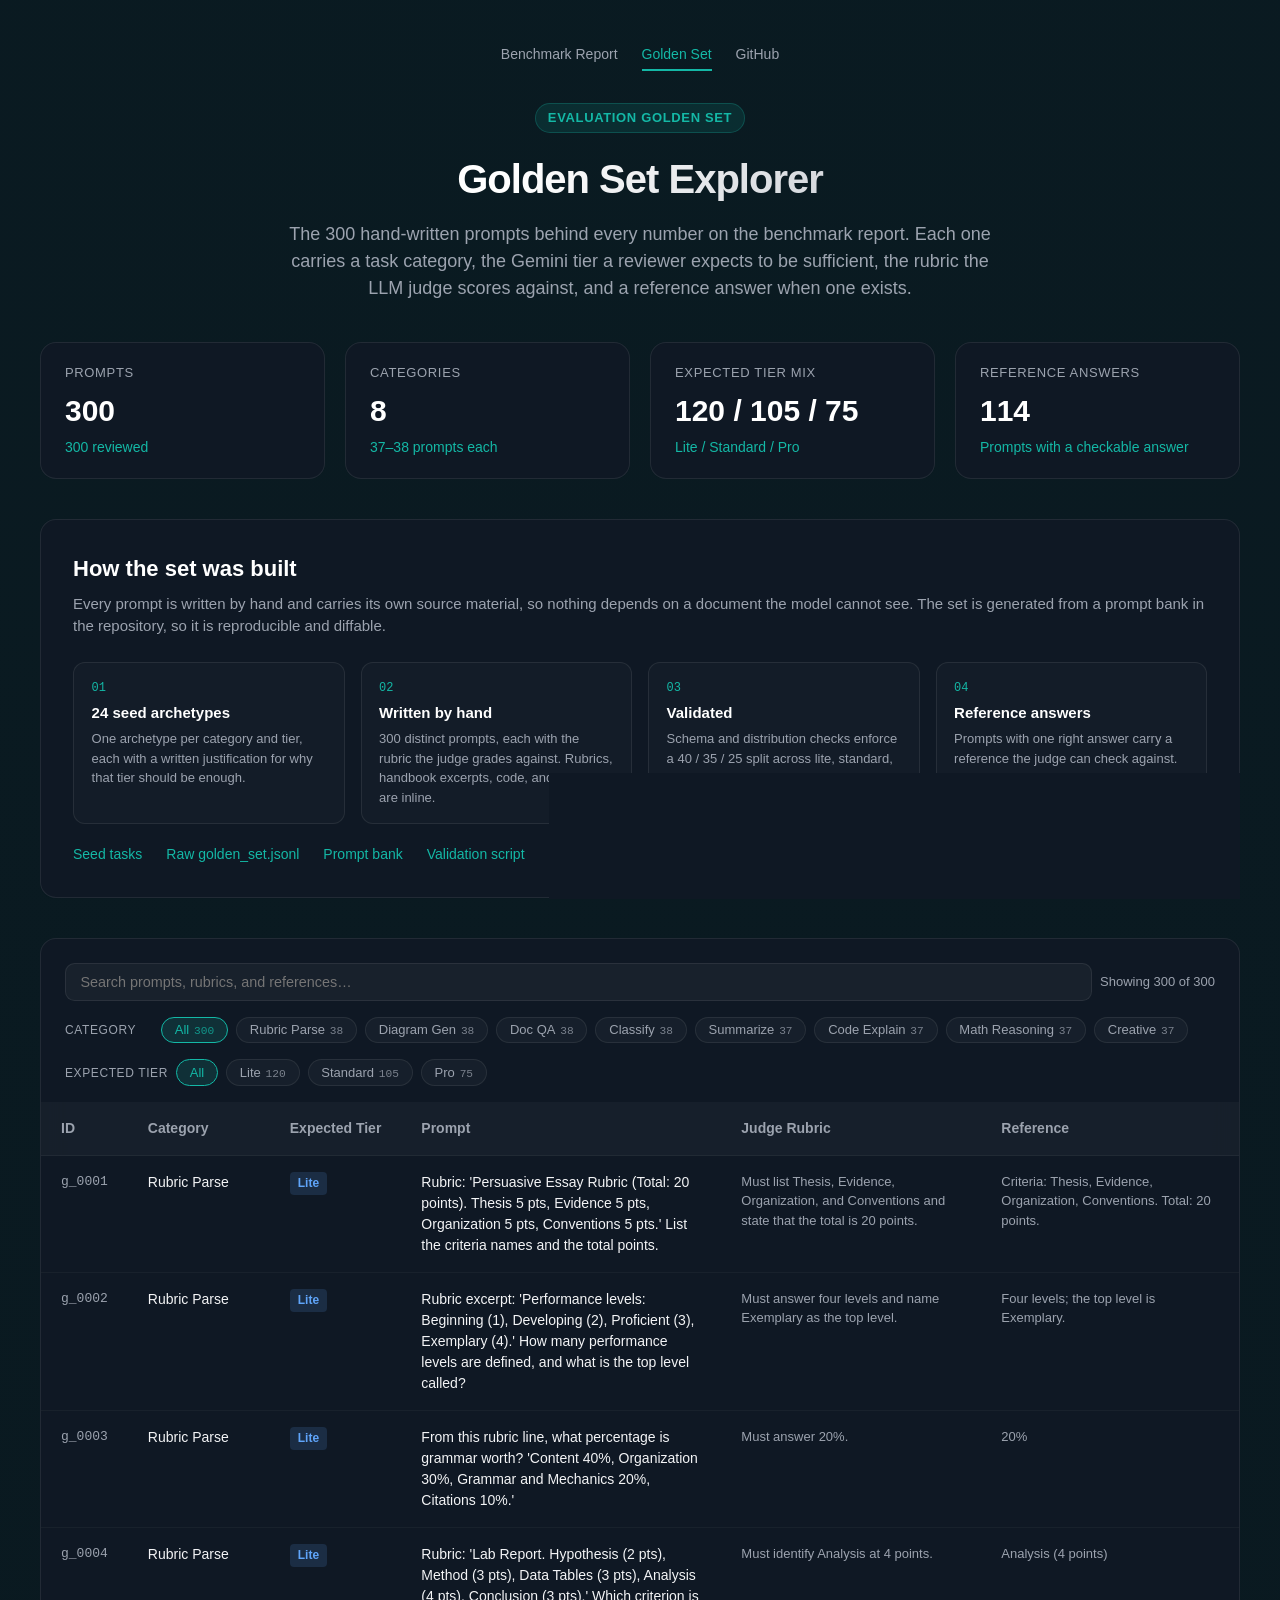
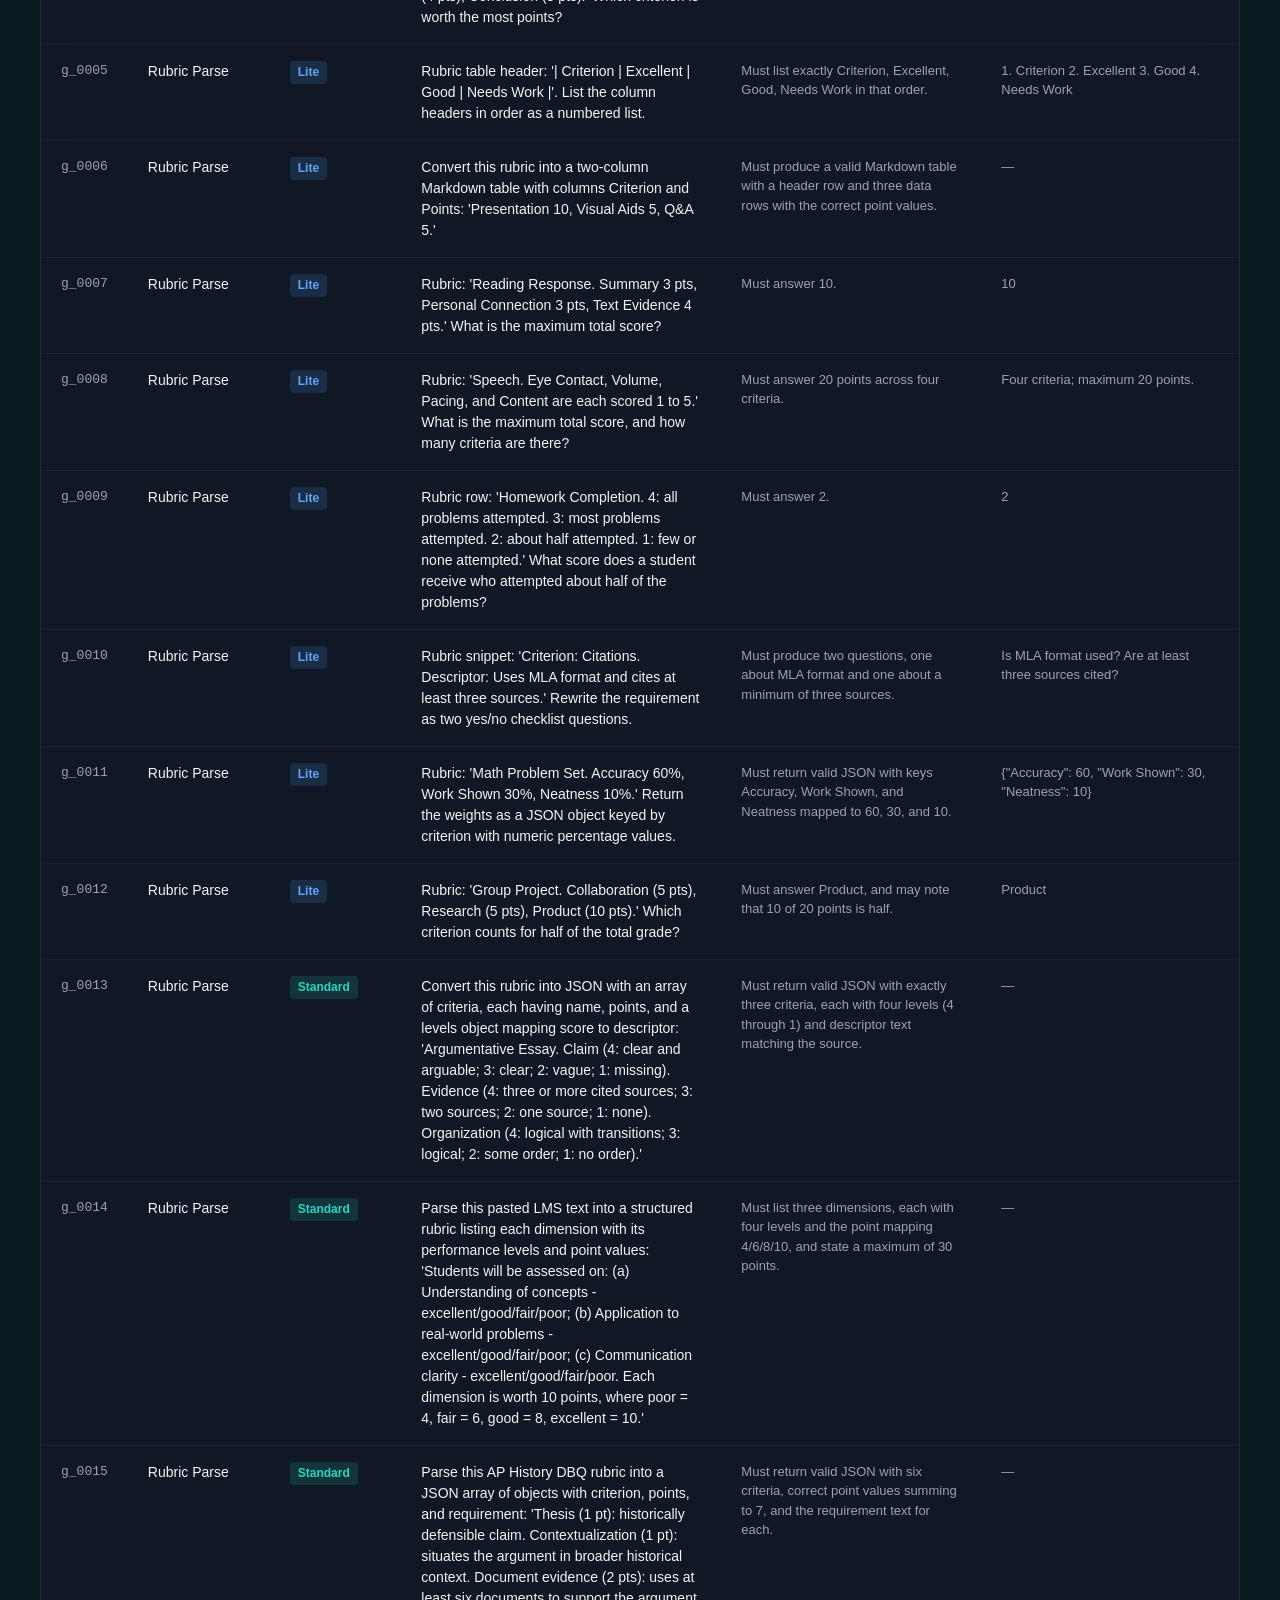
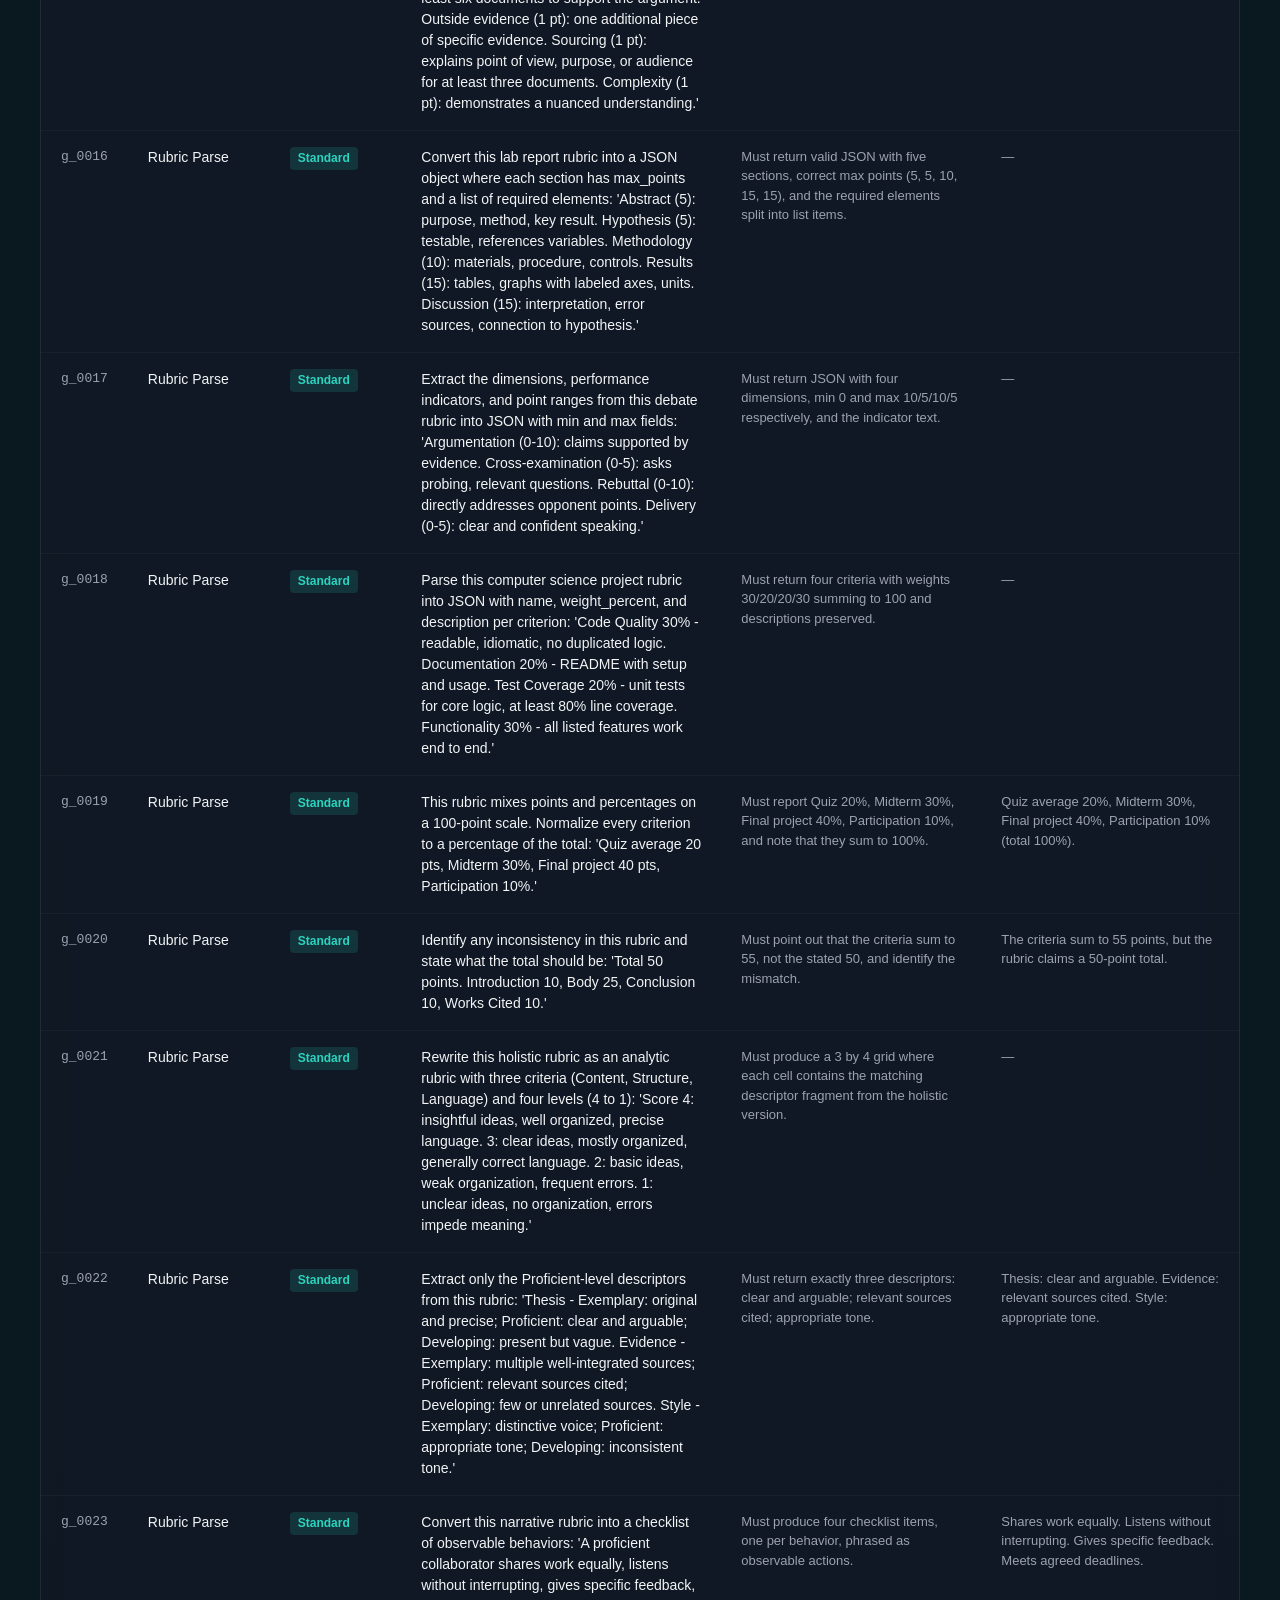
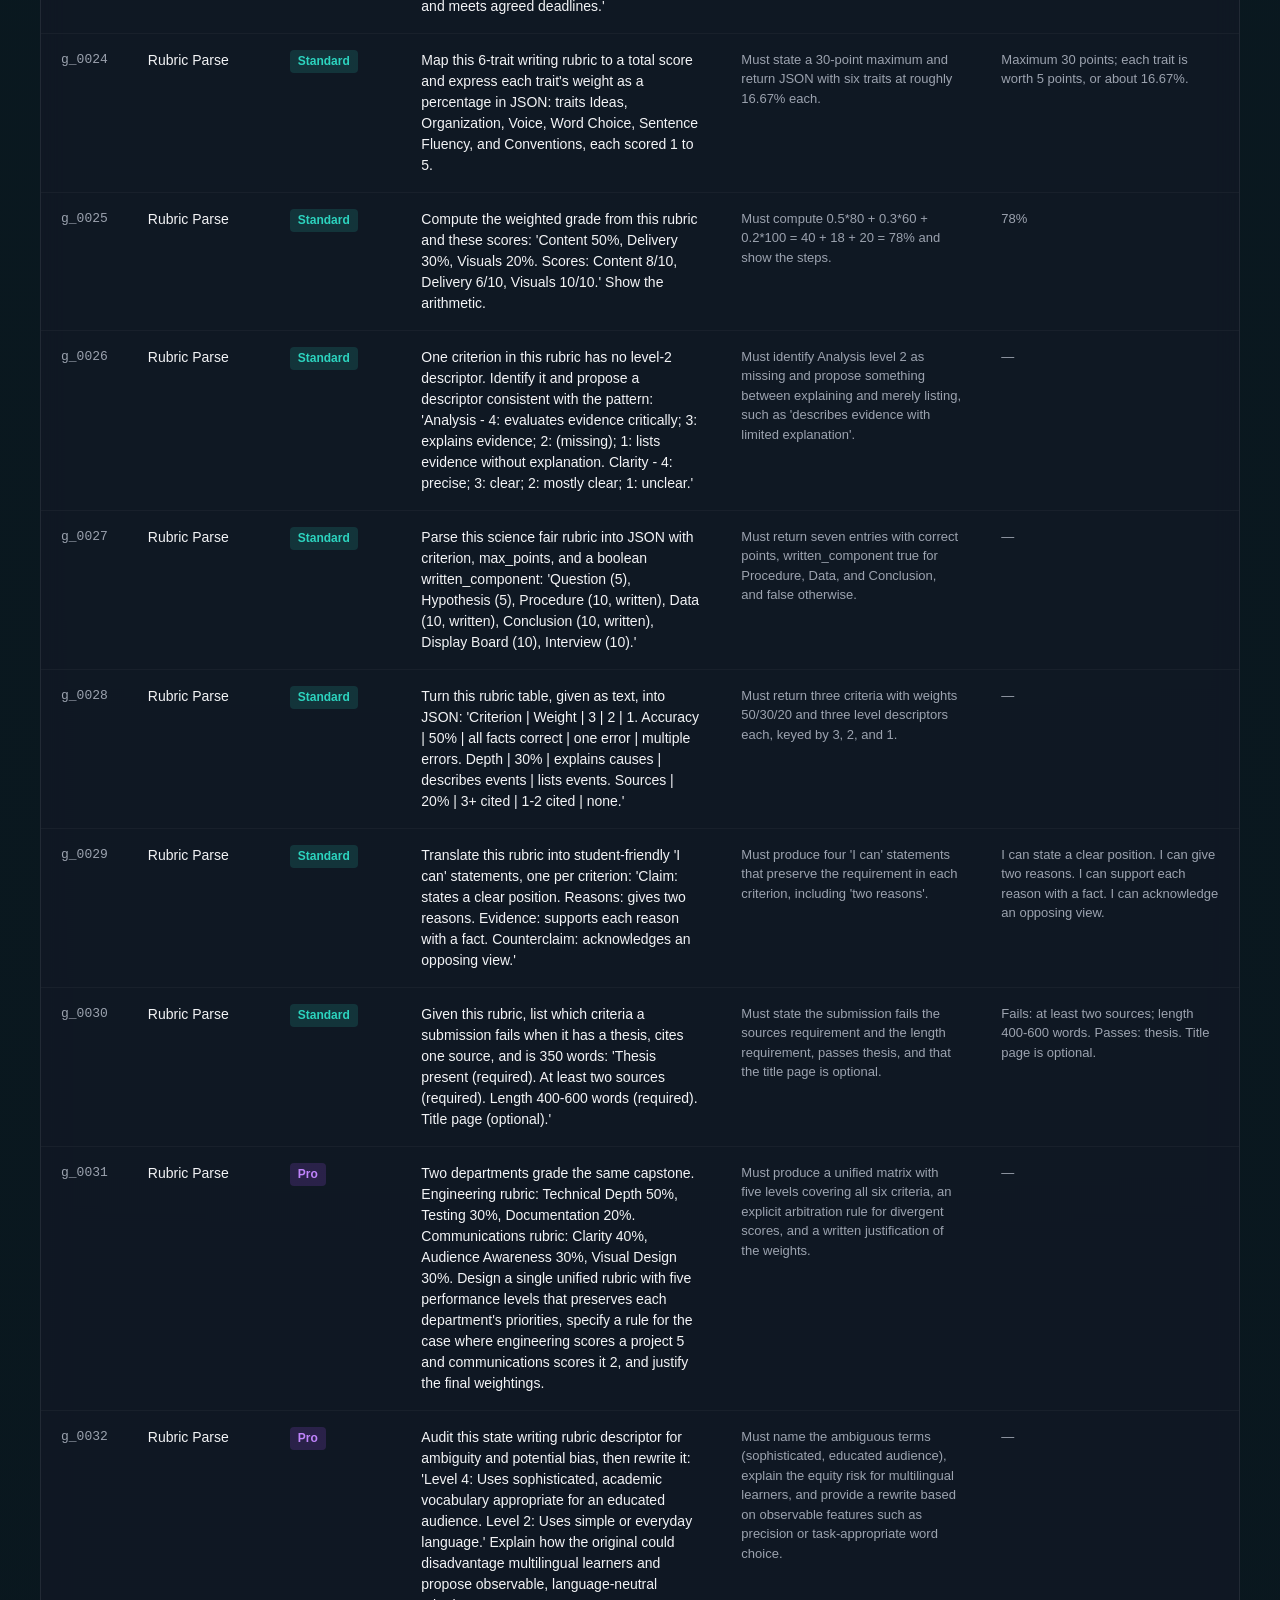
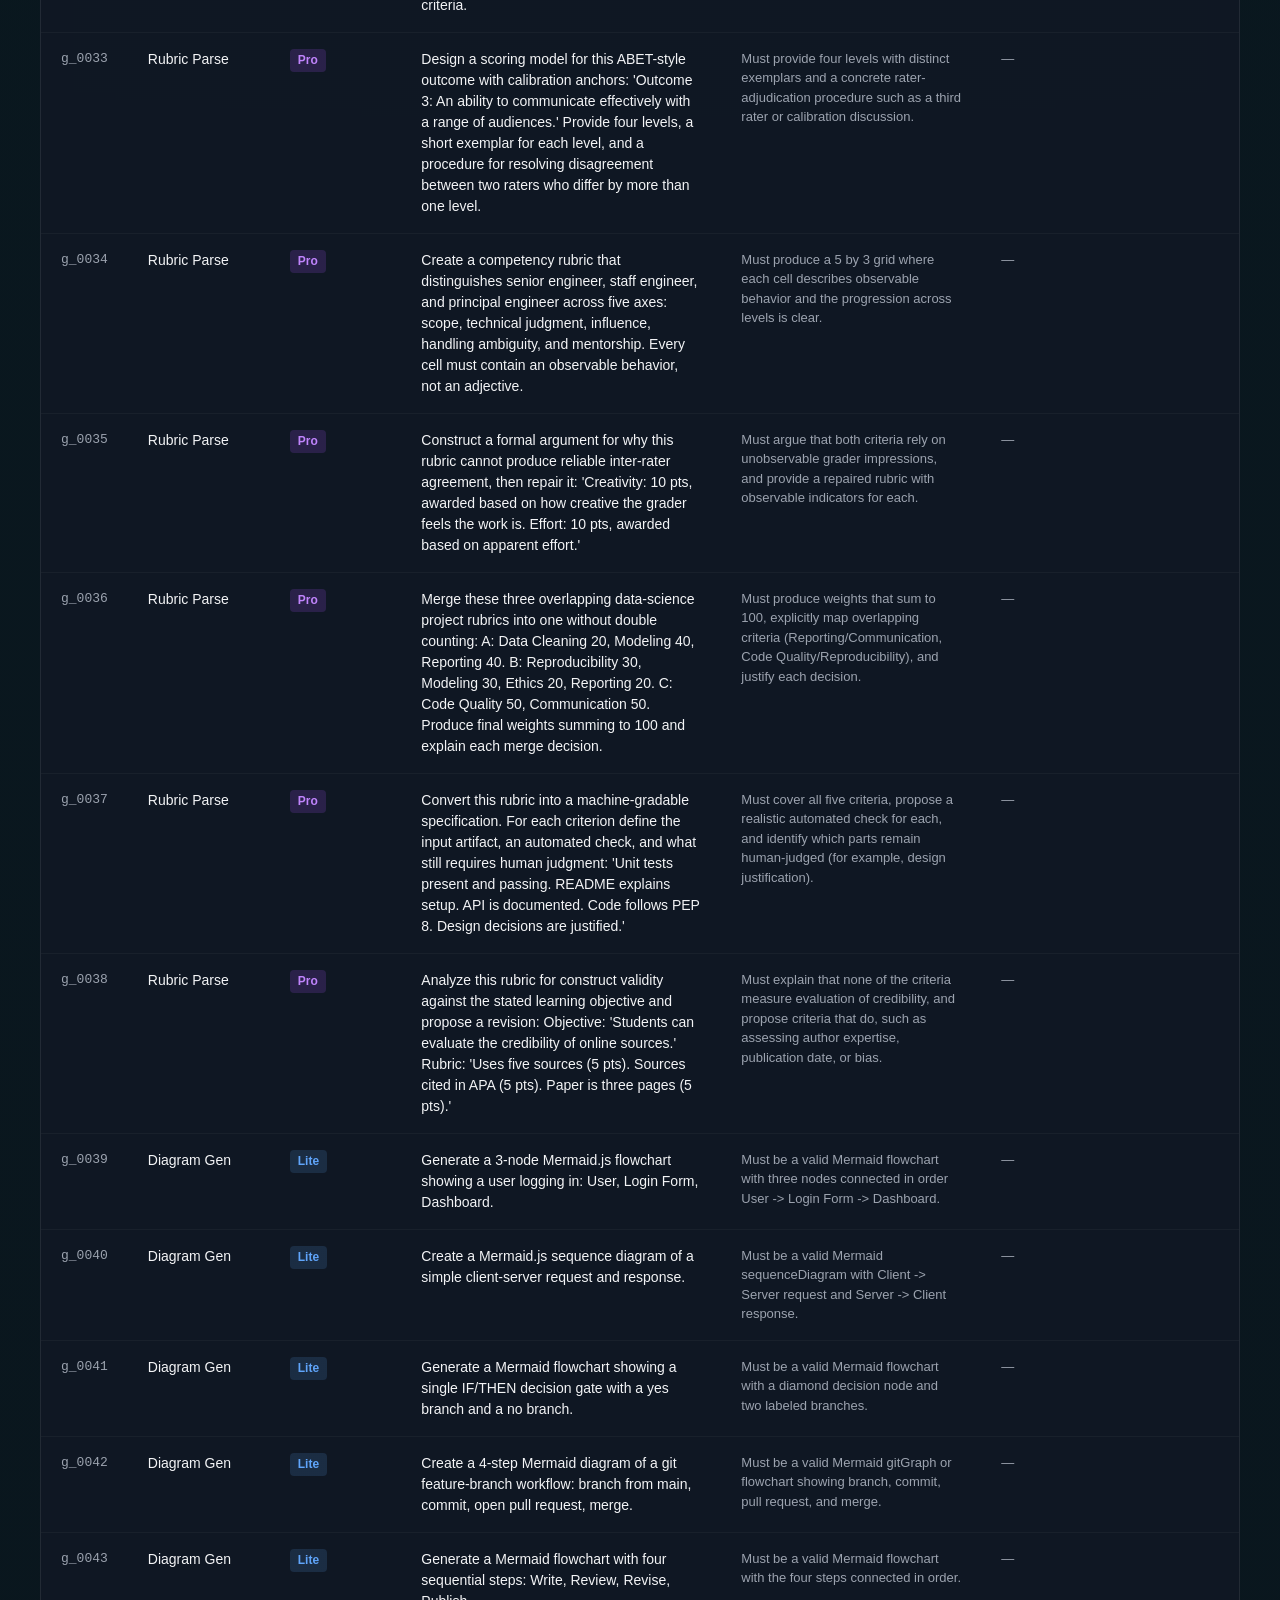
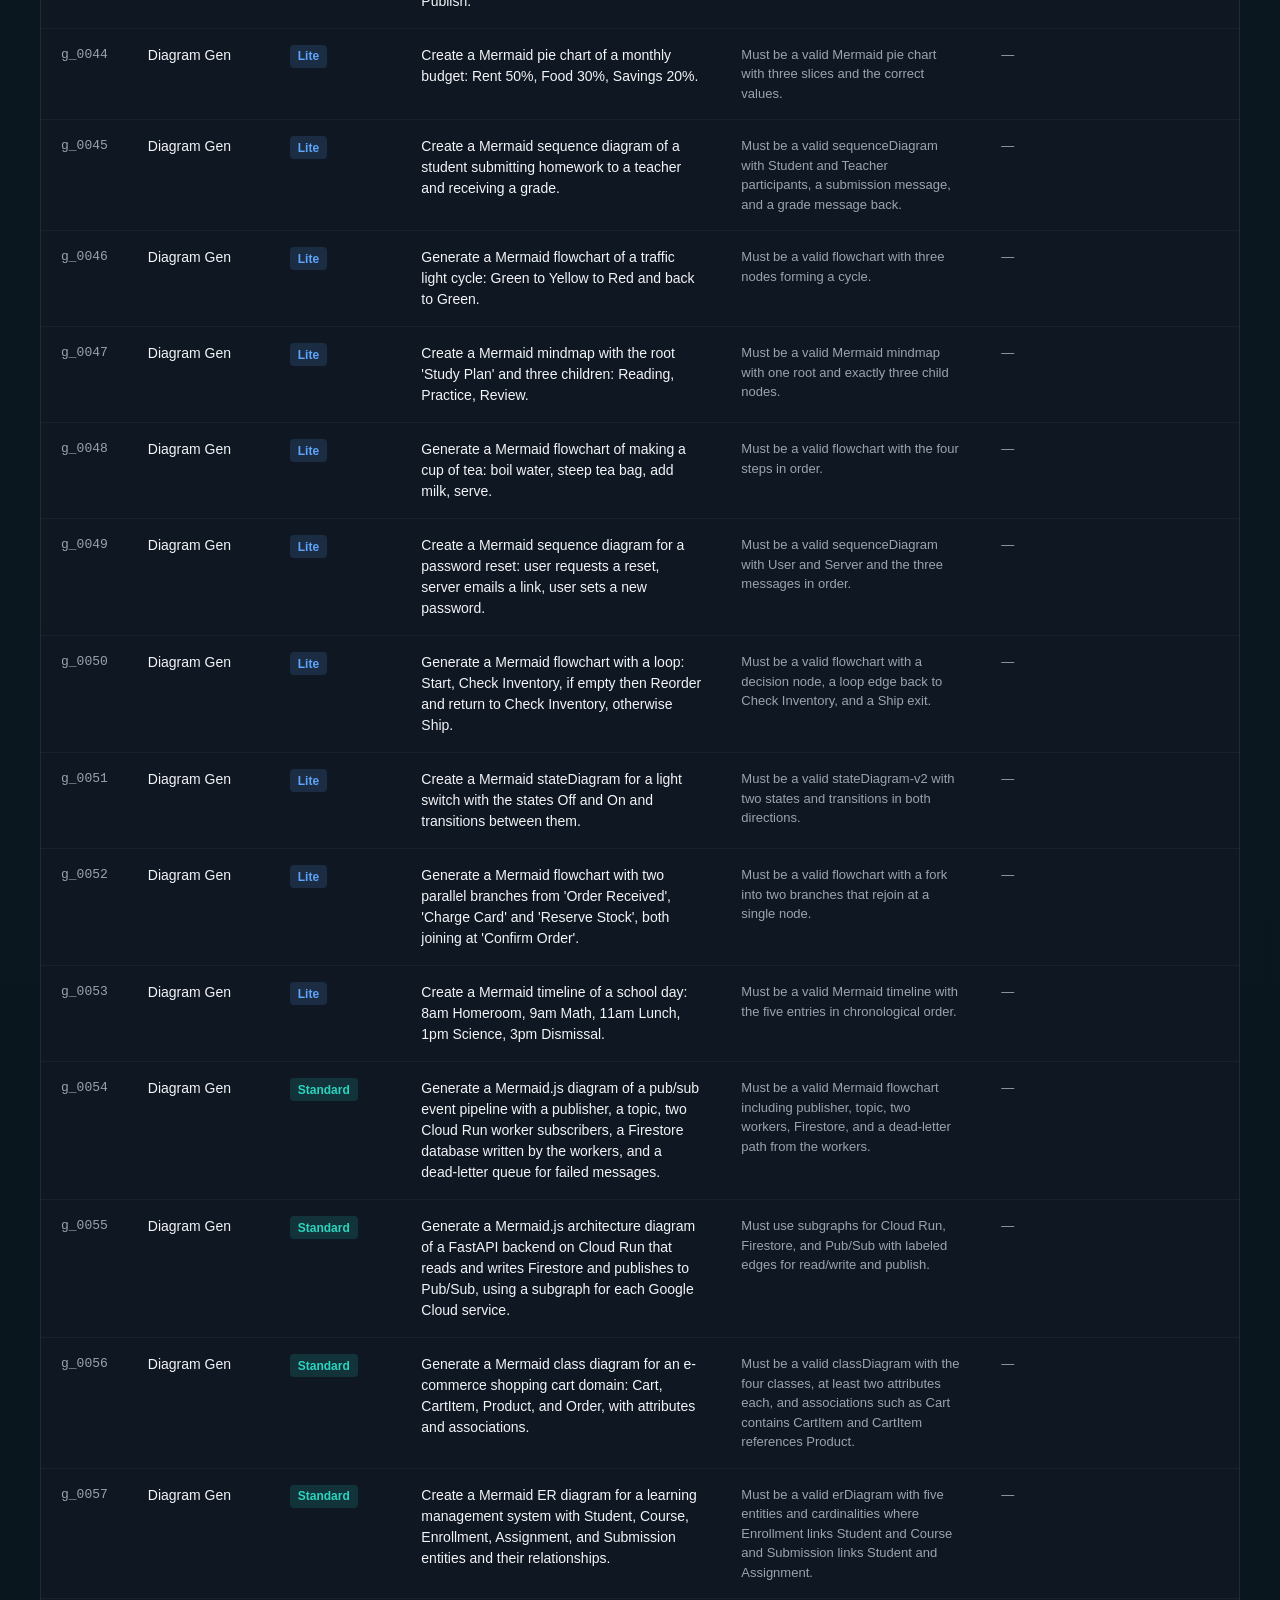
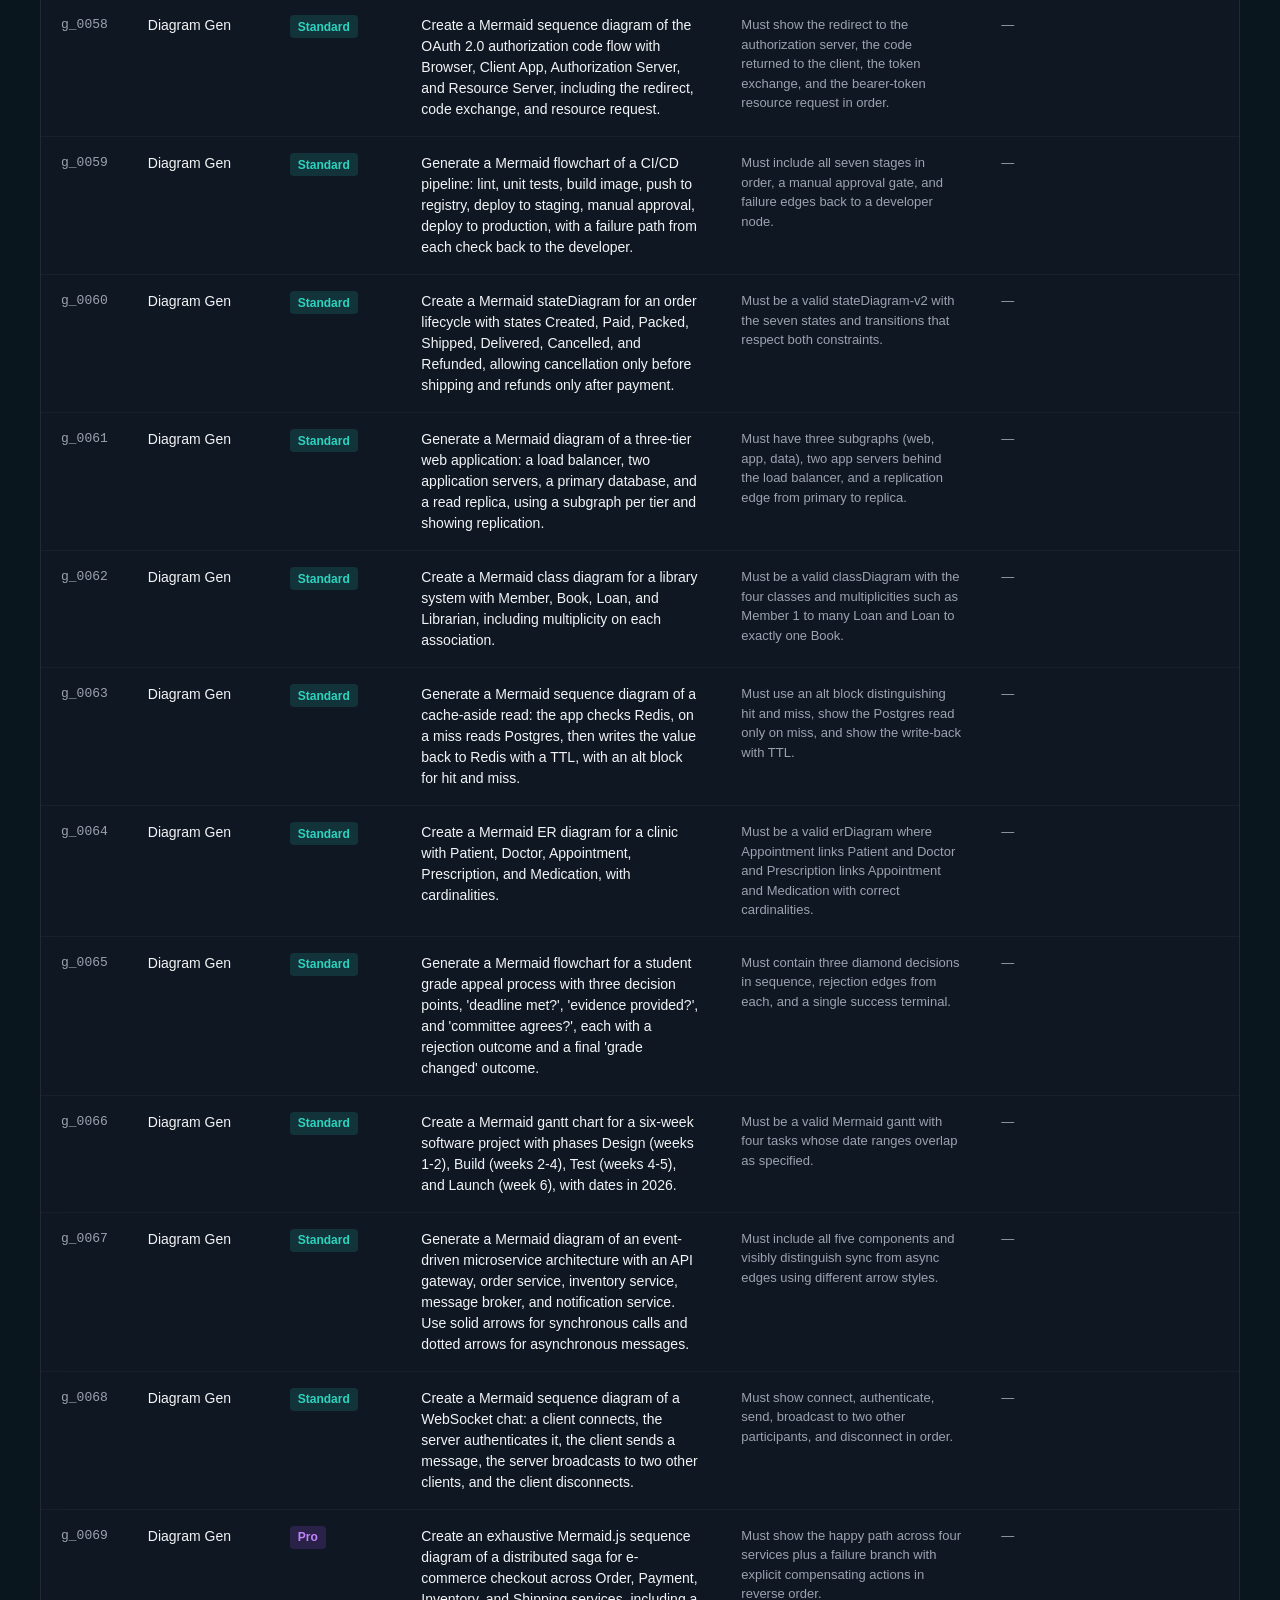
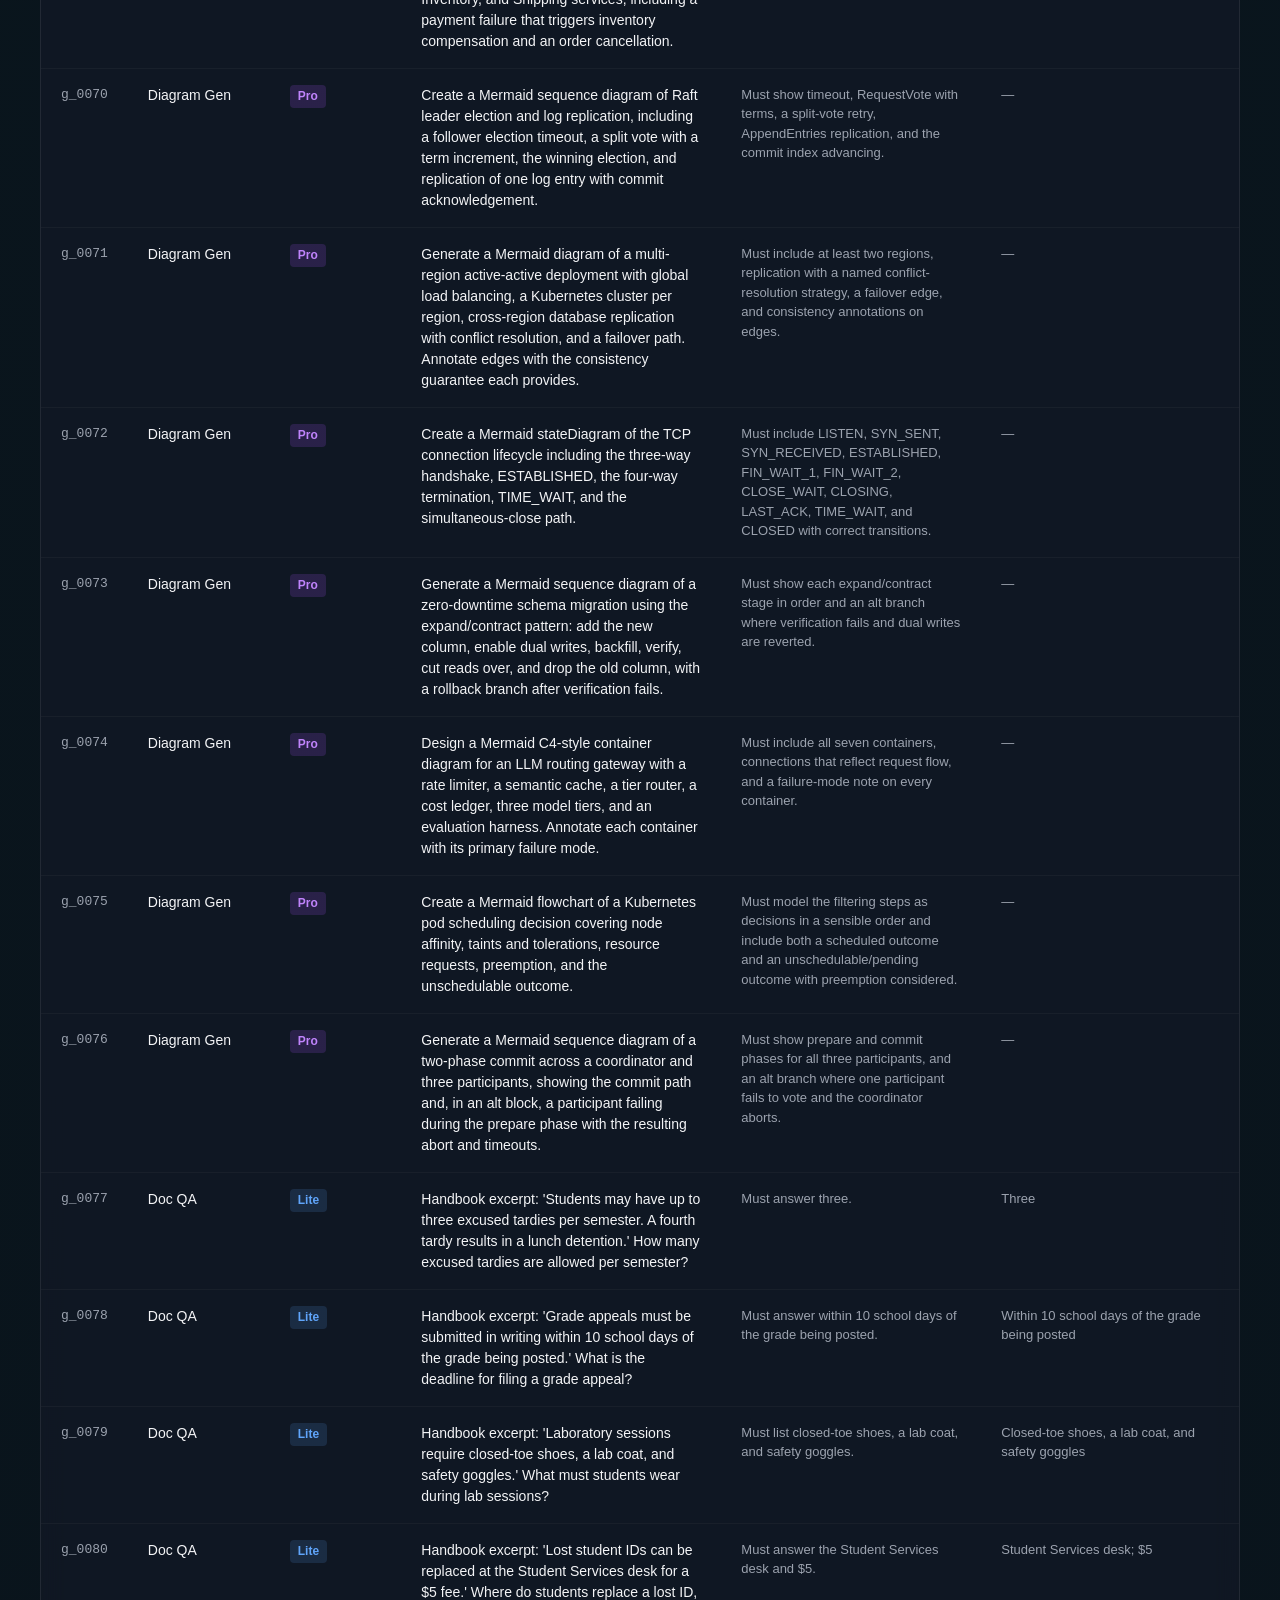
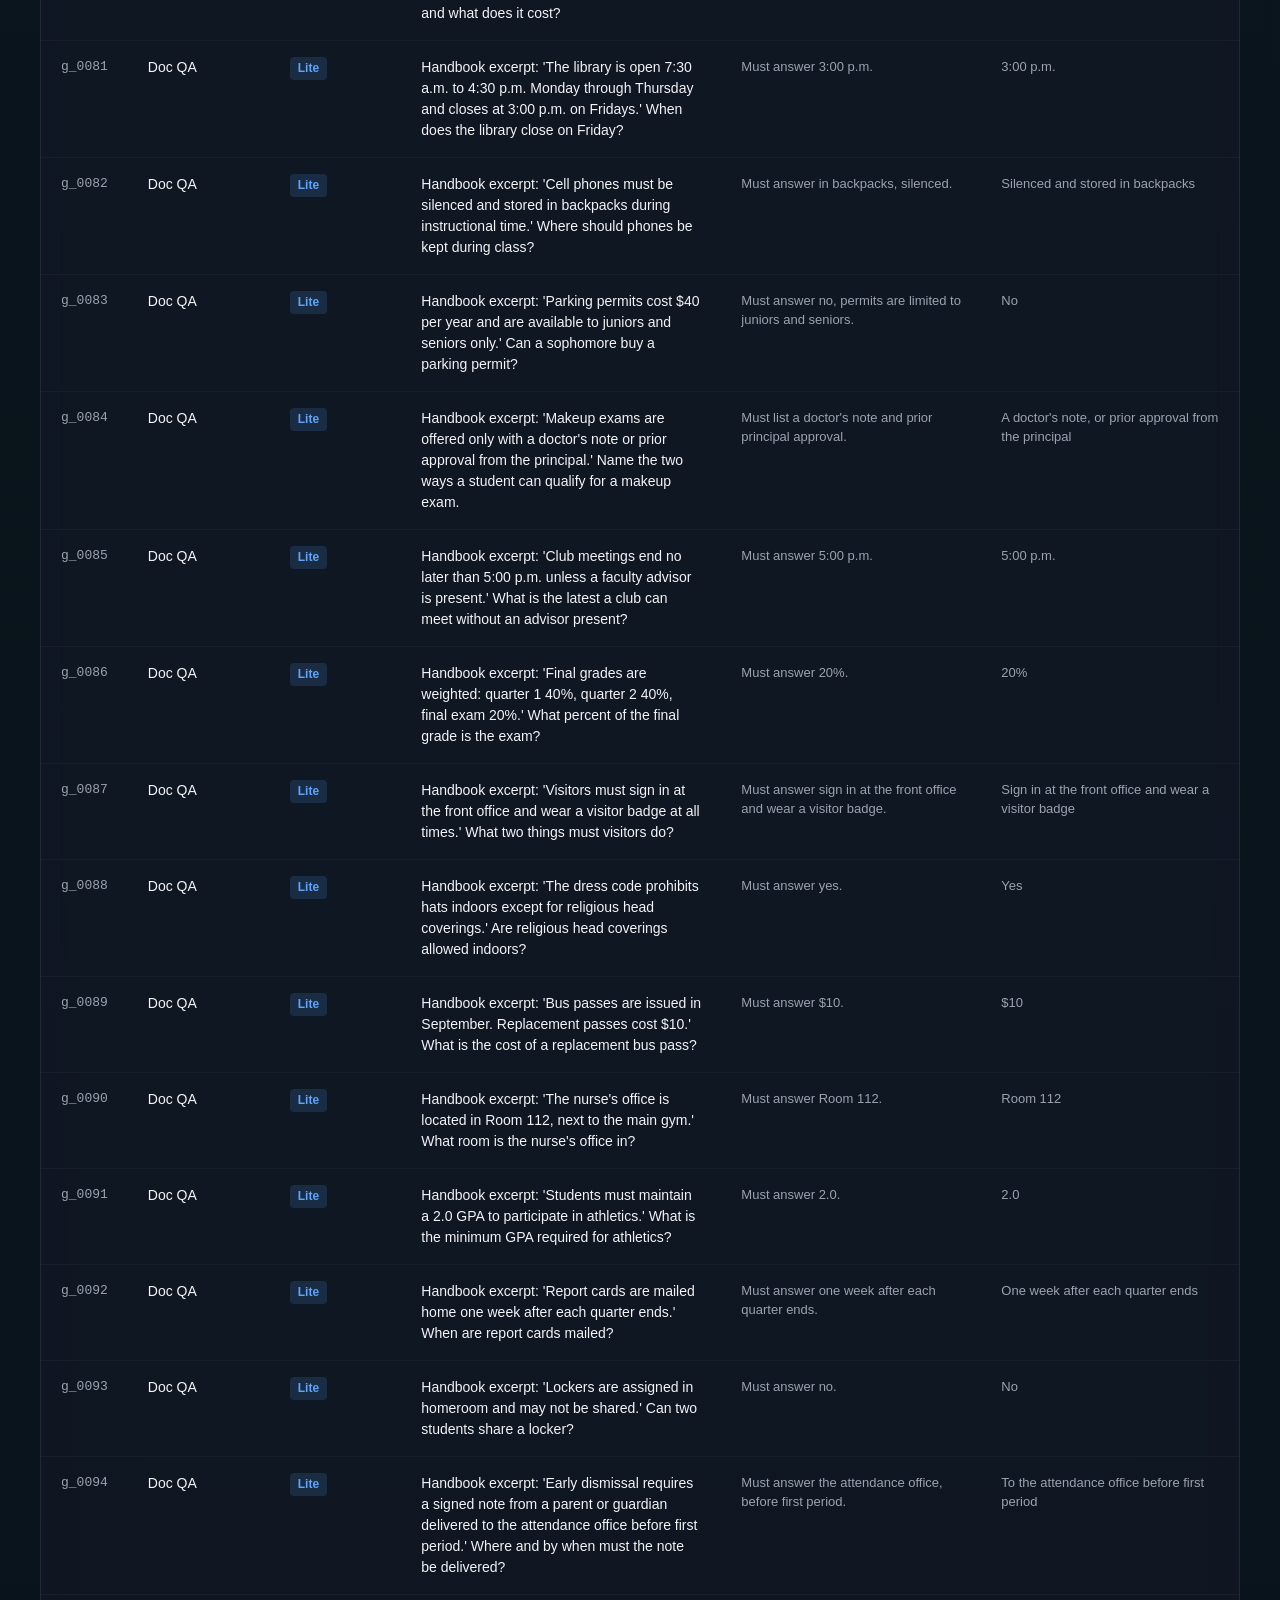
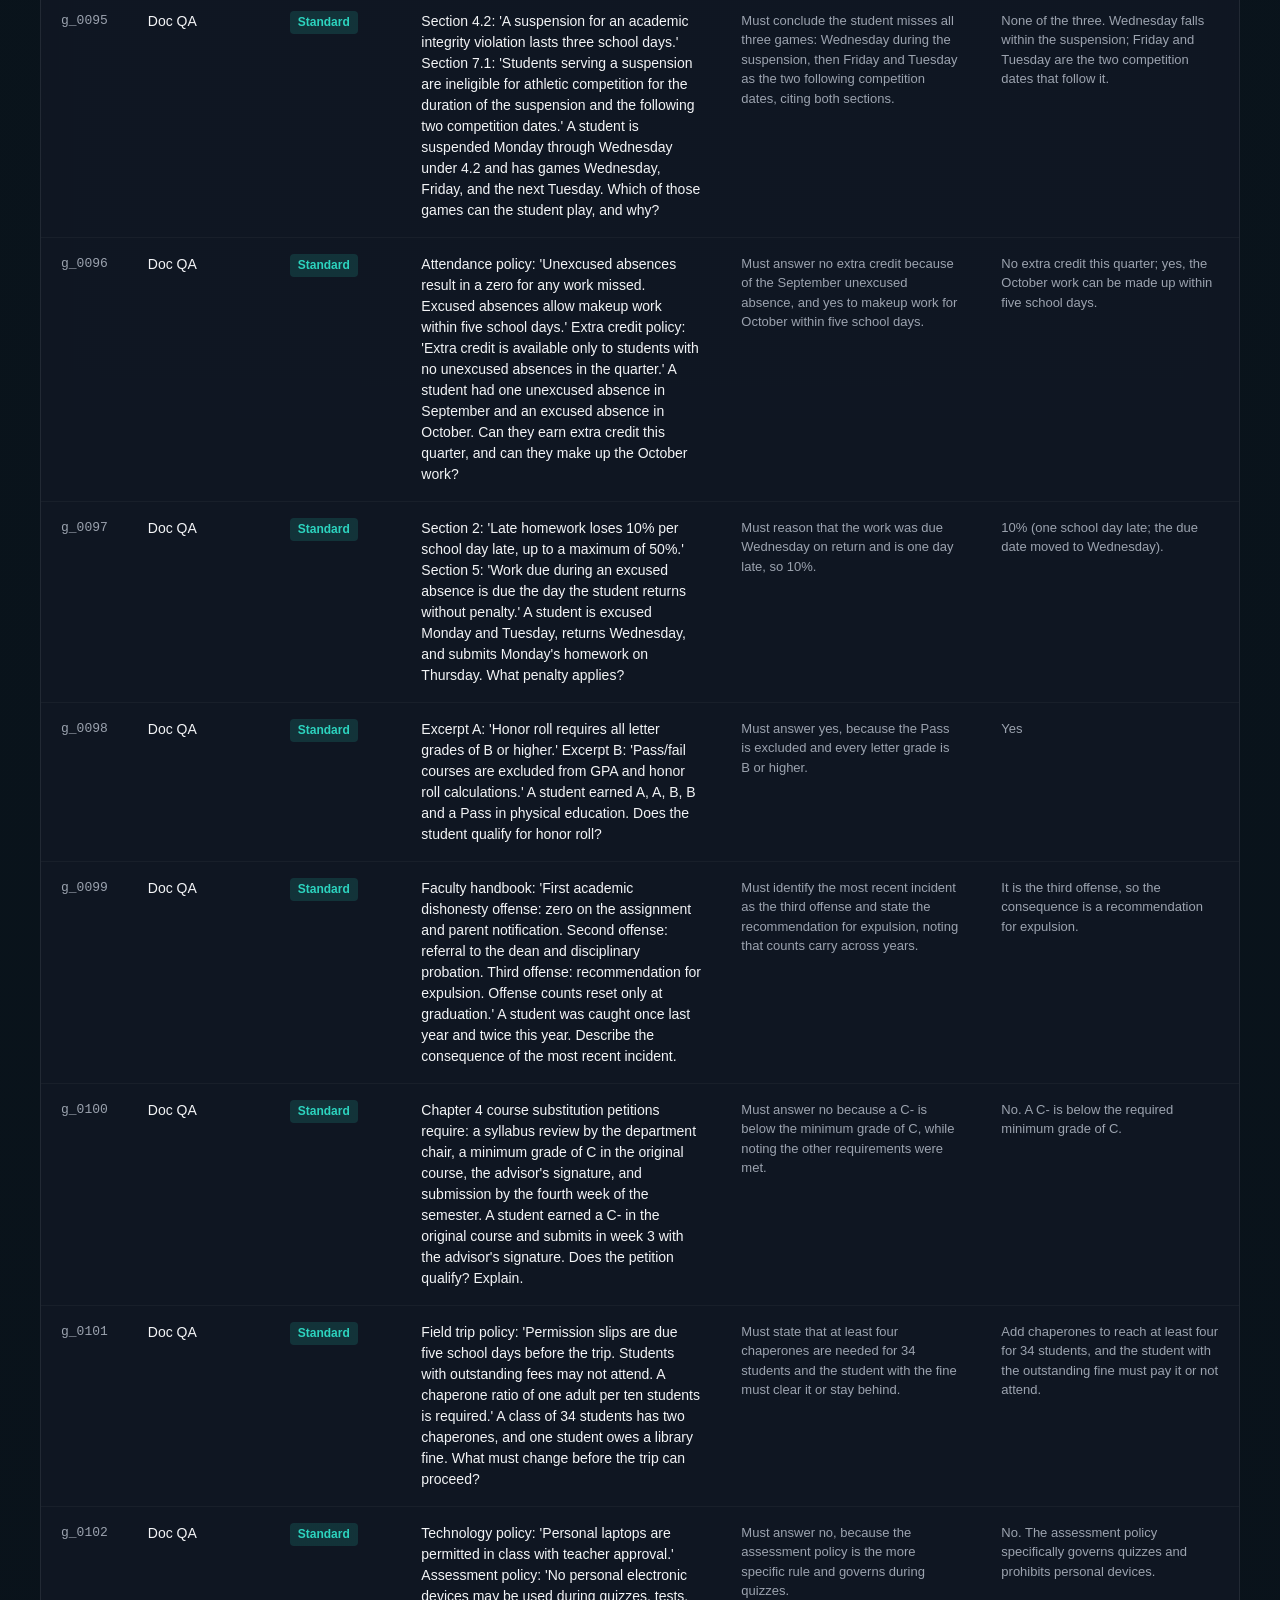
<file: report/golden.html>
<!DOCTYPE html>
<html lang="en">
<head>
  <meta charset="UTF-8">
  <meta name="viewport" content="width=device-width, initial-scale=1.0">
  <title>Thrifty Router — Golden Set Explorer</title>
  <meta name="description" content="Browse the 300-prompt golden set that every Thrifty Router routing strategy is benchmarked against: eight task categories, three expected Gemini tiers, one grading rubric per prompt.">
  <link rel="stylesheet" href="report.css">
  <style>
    .provenance-steps {
      display: grid;
      grid-template-columns: repeat(auto-fit, minmax(200px, 1fr));
      gap: 1rem;
      margin-top: 1.25rem;
    }

    .step {
      border: 1px solid var(--border-color);
      border-radius: 0.75rem;
      padding: 1rem 1.1rem;
      background: rgba(255, 255, 255, 0.02);
    }

    .step-num {
      font-family: var(--font-mono);
      font-size: 0.75rem;
      color: var(--accent-teal);
      margin-bottom: 0.35rem;
    }

    .step h3 {
      font-size: 0.9375rem;
      font-weight: 600;
      margin-bottom: 0.3rem;
      color: #ffffff;
    }

    .step p {
      font-size: 0.8125rem;
      color: var(--text-secondary);
    }

    .controls {
      display: flex;
      flex-direction: column;
      gap: 1rem;
      padding: 1.5rem 1.5rem 1rem;
    }

    .controls-row {
      display: flex;
      flex-wrap: wrap;
      align-items: center;
      gap: 0.5rem;
    }

    .controls-label {
      color: var(--text-secondary);
      font-size: 0.75rem;
      text-transform: uppercase;
      letter-spacing: 0.05em;
      min-width: 5.5rem;
    }

    .chip {
      border: 1px solid var(--border-color);
      background: rgba(255, 255, 255, 0.03);
      color: var(--text-secondary);
      border-radius: 9999px;
      padding: 0.3rem 0.8rem;
      font-size: 0.8125rem;
      font-weight: 500;
      cursor: pointer;
      transition: all 0.15s;
      font-family: inherit;
    }

    .chip:hover { color: var(--text-primary); border-color: rgba(255, 255, 255, 0.2); }

    .chip[aria-pressed="true"] {
      background: rgba(20, 184, 166, 0.15);
      border-color: var(--accent-teal);
      color: var(--accent-teal);
    }

    .chip .count {
      font-family: var(--font-mono);
      font-size: 0.7rem;
      opacity: 0.75;
      margin-left: 0.3rem;
    }

    .search {
      flex: 1;
      min-width: 240px;
      background: rgba(255, 255, 255, 0.04);
      border: 1px solid var(--border-color);
      border-radius: 0.6rem;
      color: var(--text-primary);
      padding: 0.6rem 0.9rem;
      font-size: 0.9rem;
      font-family: inherit;
      outline: none;
    }

    .search:focus { border-color: var(--accent-teal); }

    .result-count {
      color: var(--text-secondary);
      font-size: 0.8125rem;
      margin-left: auto;
    }

    #golden-table td { white-space: normal; vertical-align: top; }
    #golden-table td.prompt { min-width: 320px; color: var(--text-primary); }
    #golden-table td.rubric { min-width: 260px; color: var(--text-secondary); font-size: 0.8125rem; }
    #golden-table td.nowrap { white-space: nowrap; }

    .empty {
      padding: 2.5rem;
      text-align: center;
      color: var(--text-secondary);
    }

    .link-row {
      display: flex;
      flex-wrap: wrap;
      gap: 0.75rem 1.5rem;
      margin-top: 1.25rem;
      font-size: 0.875rem;
    }
  </style>
</head>
<body>
  <div class="container">
    <nav class="site-nav" aria-label="Report pages">
      <a href="./">Benchmark Report</a>
      <a href="golden" aria-current="page">Golden Set</a>
      <a href="https://github.com/jking-ai/thrifty-router" target="_blank" rel="noopener noreferrer">GitHub</a>
    </nav>

    <header>
      <div class="badge">Evaluation Golden Set</div>
      <h1>Golden Set Explorer</h1>
      <p class="subtitle">The 300 hand-written prompts behind every number on the benchmark report. Each one carries a task category, the Gemini tier a reviewer expects to be sufficient, the rubric the LLM judge scores against, and a reference answer when one exists.</p>
    </header>

    <div class="stats-grid" id="golden-stats">
      <!-- Injected via JavaScript -->
    </div>

    <div class="card">
      <h2 class="section-title">How the set was built</h2>
      <p class="section-desc">Every prompt is written by hand and carries its own source material, so nothing depends on a document the model cannot see. The set is generated from a prompt bank in the repository, so it is reproducible and diffable.</p>
      <div class="provenance-steps">
        <div class="step">
          <div class="step-num">01</div>
          <h3>24 seed archetypes</h3>
          <p>One archetype per category and tier, each with a written justification for why that tier should be enough.</p>
        </div>
        <div class="step">
          <div class="step-num">02</div>
          <h3>Written by hand</h3>
          <p>300 distinct prompts, each with the rubric the judge grades against. Rubrics, handbook excerpts, code, and passages are inline.</p>
        </div>
        <div class="step">
          <div class="step-num">03</div>
          <h3>Validated</h3>
          <p>Schema and distribution checks enforce a 40 / 35 / 25 split across lite, standard, and pro and an even spread across categories.</p>
        </div>
        <div class="step">
          <div class="step-num">04</div>
          <h3>Reference answers</h3>
          <p>Prompts with one right answer carry a reference the judge can check against. Open-ended prompts are graded on the rubric alone.</p>
        </div>
      </div>
      <div class="link-row">
        <a href="https://github.com/jking-ai/thrifty-router/blob/main/eval/golden/seed_tasks.md" target="_blank" rel="noopener noreferrer">Seed tasks</a>
        <a href="https://github.com/jking-ai/thrifty-router/blob/main/eval/golden/golden_set.jsonl" target="_blank" rel="noopener noreferrer">Raw golden_set.jsonl</a>
        <a href="https://github.com/jking-ai/thrifty-router/blob/main/eval/scripts/generate_golden_helper.py" target="_blank" rel="noopener noreferrer">Prompt bank</a>
        <a href="https://github.com/jking-ai/thrifty-router/blob/main/eval/scripts/validate_golden.py" target="_blank" rel="noopener noreferrer">Validation script</a>
        <a href="golden.json">golden.json</a>
      </div>
    </div>

    <div class="table-wrapper">
      <div class="controls">
        <div class="controls-row">
          <input type="search" class="search" id="search" placeholder="Search prompts, rubrics, and references…" aria-label="Search prompts, rubrics, and references">
          <span class="result-count" id="result-count"></span>
        </div>
        <div class="controls-row" id="category-chips">
          <span class="controls-label">Category</span>
        </div>
        <div class="controls-row" id="tier-chips">
          <span class="controls-label">Expected tier</span>
        </div>
      </div>
      <table id="golden-table">
        <thead>
          <tr>
            <th>ID</th>
            <th>Category</th>
            <th>Expected Tier</th>
            <th>Prompt</th>
            <th>Judge Rubric</th>
            <th>Reference</th>
          </tr>
        </thead>
        <tbody id="golden-tbody">
          <tr><td colspan="6" class="empty">Loading golden set…</td></tr>
        </tbody>
      </table>
    </div>

    <footer>
      <p>Expected tier is the cheapest Gemini tier a reviewer judged sufficient for the prompt. It is the label routing accuracy is measured against, not a guarantee about model behavior.</p>
      <p style="margin-top: 0.5rem;"><a href="./">← Back to Benchmark Report</a> · <a href="https://labs.jking.ai/projects/thrifty-router">Labs Portfolio</a> · <a href="https://github.com/jking-ai/thrifty-router">GitHub Source</a></p>
    </footer>
  </div>

  <script>
    const TIERS = ["lite", "standard", "pro"];
    const TIER_LABEL = { lite: "Lite", standard: "Standard", pro: "Pro" };

    const state = { category: "all", tier: "all", q: "" };
    let ITEMS = [];

    const escapeHtml = (s) => String(s ?? "")
      .replace(/&/g, "&amp;").replace(/</g, "&lt;").replace(/>/g, "&gt;")
      .replace(/"/g, "&quot;").replace(/'/g, "&#39;");

    const prettyCategory = (c) => c.replace(/_/g, " ").replace(/\b\w/g, (m) => m.toUpperCase()).replace(/\bQa\b/, "QA");

    function readUrlState() {
      const params = new URLSearchParams(location.search);
      state.category = params.get("category") || "all";
      state.tier = params.get("tier") || "all";
      state.q = params.get("q") || "";
    }

    function writeUrlState() {
      const params = new URLSearchParams();
      if (state.category !== "all") params.set("category", state.category);
      if (state.tier !== "all") params.set("tier", state.tier);
      if (state.q) params.set("q", state.q);
      const qs = params.toString();
      history.replaceState(null, "", qs ? `?${qs}` : location.pathname);
    }

    function countBy(items, key) {
      const counts = {};
      for (const it of items) counts[it[key]] = (counts[it[key]] || 0) + 1;
      return counts;
    }

    function renderStats() {
      const byTier = countBy(ITEMS, "expected_tier");
      const categories = Object.keys(countBy(ITEMS, "category"));
      const reviewed = ITEMS.filter((it) => it.reviewed).length;
      document.getElementById("golden-stats").innerHTML = `
        <div class="stat-card">
          <div class="stat-label">Prompts</div>
          <div class="stat-value">${ITEMS.length}</div>
          <div class="stat-sub">${reviewed} reviewed</div>
        </div>
        <div class="stat-card">
          <div class="stat-label">Categories</div>
          <div class="stat-value">${categories.length}</div>
          <div class="stat-sub">${Math.min(...Object.values(countBy(ITEMS, "category")))}–${Math.max(...Object.values(countBy(ITEMS, "category")))} prompts each</div>
        </div>
        <div class="stat-card">
          <div class="stat-label">Expected Tier Mix</div>
          <div class="stat-value">${TIERS.map((t) => byTier[t] || 0).join(" / ")}</div>
          <div class="stat-sub">Lite / Standard / Pro</div>
        </div>
        <div class="stat-card">
          <div class="stat-label">Reference Answers</div>
          <div class="stat-value">${ITEMS.filter((it) => it.reference).length}</div>
          <div class="stat-sub">Prompts with a checkable answer</div>
        </div>
      `;
    }

    function makeChip(label, value, pressed, count) {
      const b = document.createElement("button");
      b.type = "button";
      b.className = "chip";
      b.dataset.value = value;
      b.setAttribute("aria-pressed", pressed ? "true" : "false");
      b.innerHTML = escapeHtml(label) + (count !== undefined ? `<span class="count">${count}</span>` : "");
      return b;
    }

    function renderChips() {
      const catCounts = countBy(ITEMS, "category");
      const catRow = document.getElementById("category-chips");
      catRow.appendChild(makeChip("All", "all", state.category === "all", ITEMS.length));
      for (const c of Object.keys(catCounts)) {
        catRow.appendChild(makeChip(prettyCategory(c), c, state.category === c, catCounts[c]));
      }
      catRow.addEventListener("click", (e) => {
        const chip = e.target.closest(".chip");
        if (!chip) return;
        state.category = chip.dataset.value;
        syncChips(catRow, state.category);
        applyFilters();
      });

      const tierCounts = countBy(ITEMS, "expected_tier");
      const tierRow = document.getElementById("tier-chips");
      tierRow.appendChild(makeChip("All", "all", state.tier === "all"));
      for (const t of TIERS) {
        tierRow.appendChild(makeChip(TIER_LABEL[t], t, state.tier === t, tierCounts[t] || 0));
      }
      tierRow.addEventListener("click", (e) => {
        const chip = e.target.closest(".chip");
        if (!chip) return;
        state.tier = chip.dataset.value;
        syncChips(tierRow, state.tier);
        applyFilters();
      });

      const search = document.getElementById("search");
      search.value = state.q;
      search.addEventListener("input", () => {
        state.q = search.value.trim();
        applyFilters();
      });
    }

    function syncChips(row, value) {
      for (const chip of row.querySelectorAll(".chip")) {
        chip.setAttribute("aria-pressed", chip.dataset.value === value ? "true" : "false");
      }
    }

    function applyFilters() {
      const q = state.q.toLowerCase();
      const rows = ITEMS.filter((it) =>
        (state.category === "all" || it.category === state.category) &&
        (state.tier === "all" || it.expected_tier === state.tier) &&
        (!q || it.prompt.toLowerCase().includes(q) || (it.rubric || "").toLowerCase().includes(q) || (it.reference || "").toLowerCase().includes(q) || it.id.toLowerCase().includes(q))
      );
      renderTable(rows);
      document.getElementById("result-count").textContent = `Showing ${rows.length} of ${ITEMS.length}`;
      writeUrlState();
    }

    function renderTable(rows) {
      const tbody = document.getElementById("golden-tbody");
      if (!rows.length) {
        tbody.innerHTML = `<tr><td colspan="6" class="empty">No prompts match these filters.</td></tr>`;
        return;
      }
      tbody.innerHTML = rows.map((it) => `
        <tr>
          <td class="mono nowrap">${escapeHtml(it.id)}</td>
          <td class="nowrap">${escapeHtml(prettyCategory(it.category))}</td>
          <td class="nowrap"><span class="pill pill-${escapeHtml(it.expected_tier)}">${escapeHtml(TIER_LABEL[it.expected_tier] || it.expected_tier)}</span></td>
          <td class="prompt">${escapeHtml(it.prompt)}</td>
          <td class="rubric">${escapeHtml(it.rubric || "—")}</td>
          <td class="rubric">${escapeHtml(it.reference || "—")}</td>
        </tr>
      `).join("");
    }

    async function init() {
      readUrlState();
      try {
        const res = await fetch("golden.json", { cache: "no-cache" });
        if (!res.ok) throw new Error(`HTTP ${res.status}`);
        ITEMS = await res.json();
      } catch (err) {
        document.getElementById("golden-tbody").innerHTML =
          `<tr><td colspan="6" class="empty">Could not load golden.json (${escapeHtml(err.message)}). The raw file is on <a href="https://github.com/jking-ai/thrifty-router/blob/main/eval/golden/golden_set.jsonl">GitHub</a>.</td></tr>`;
        return;
      }
      renderStats();
      renderChips();
      applyFilters();
    }

    init();
  </script>
</body>
</html>
</file>
<file: report/report.css>
/* Shared styles for the Thrifty Router report pages (index.html, golden.html). */
:root {
  --bg-dark: #090d16;
  --bg-card: rgba(18, 24, 38, 0.75);
  --bg-card-hover: rgba(28, 36, 56, 0.85);
  --border-color: rgba(255, 255, 255, 0.08);
  --border-bright: rgba(20, 184, 166, 0.3);
  --text-primary: #f3f4f6;
  --text-secondary: #9ca3af;
  --accent-teal: #14b8a6;
  --accent-green: #10b981;
  --accent-blue: #3b82f6;
  --accent-purple: #8b5cf6;
  --accent-orange: #f59e0b;
  --tier-lite: #60a5fa;
  --tier-standard: #2dd4bf;
  --tier-pro: #a855f7;
  --font-family: -apple-system, BlinkMacSystemFont, "Segoe UI", Roboto, Helvetica, Arial, sans-serif;
  --font-mono: ui-monospace, SFMono-Regular, Menlo, Consolas, monospace;
}

* {
  box-sizing: border-box;
  margin: 0;
  padding: 0;
}

body {
  background-color: var(--bg-dark);
  background-image: radial-gradient(circle at 50% 0%, rgba(20, 184, 166, 0.08) 0%, transparent 60%);
  color: var(--text-primary);
  font-family: var(--font-family);
  line-height: 1.5;
  padding: 2.5rem 1.5rem;
  min-height: 100vh;
}

.container {
  max-width: 1200px;
  margin: 0 auto;
}

/* Site nav */
.site-nav {
  display: flex;
  justify-content: center;
  gap: 1.5rem;
  margin-bottom: 2rem;
  font-size: 0.875rem;
  font-weight: 500;
}

.site-nav a {
  color: var(--text-secondary);
  text-decoration: none;
  padding: 0.25rem 0;
  border-bottom: 2px solid transparent;
  transition: color 0.15s, border-color 0.15s;
}

.site-nav a:hover { color: var(--text-primary); }

.site-nav a[aria-current="page"] {
  color: var(--accent-teal);
  border-bottom-color: var(--accent-teal);
}

header {
  margin-bottom: 2.5rem;
  text-align: center;
}

.badge {
  display: inline-flex;
  align-items: center;
  gap: 0.5rem;
  padding: 0.25rem 0.75rem;
  border-radius: 9999px;
  background: rgba(20, 184, 166, 0.12);
  border: 1px solid rgba(20, 184, 166, 0.25);
  color: var(--accent-teal);
  font-size: 0.8125rem;
  font-weight: 600;
  margin-bottom: 1rem;
  text-transform: uppercase;
  letter-spacing: 0.05em;
}

h1 {
  font-size: 2.5rem;
  font-weight: 800;
  letter-spacing: -0.025em;
  margin-bottom: 0.75rem;
  background: linear-gradient(135deg, #ffffff 40%, #9ca3af 100%);
  -webkit-background-clip: text;
  -webkit-text-fill-color: transparent;
}

p.subtitle {
  color: var(--text-secondary);
  font-size: 1.125rem;
  max-width: 720px;
  margin: 0 auto;
}

/* Cards */
.stats-grid {
  display: grid;
  grid-template-columns: repeat(auto-fit, minmax(220px, 1fr));
  gap: 1.25rem;
  margin-bottom: 2.5rem;
}

.stat-card {
  background: var(--bg-card);
  backdrop-filter: blur(12px);
  border: 1px solid var(--border-color);
  border-radius: 1rem;
  padding: 1.25rem 1.5rem;
  transition: border-color 0.2s;
}

.stat-card:hover { border-color: var(--border-bright); }

a.stat-card {
  display: block;
  color: inherit;
  text-decoration: none;
}

.stat-label {
  color: var(--text-secondary);
  font-size: 0.8125rem;
  text-transform: uppercase;
  letter-spacing: 0.05em;
  margin-bottom: 0.35rem;
}

.stat-value {
  font-size: 1.875rem;
  font-weight: 700;
  color: #ffffff;
}

.stat-sub {
  color: var(--accent-teal);
  font-size: 0.875rem;
  font-weight: 500;
  margin-top: 0.25rem;
}

.card {
  background: var(--bg-card);
  backdrop-filter: blur(12px);
  border: 1px solid var(--border-color);
  border-radius: 1rem;
  padding: 2rem;
  margin-bottom: 2.5rem;
  position: relative;
}

.section-title {
  font-size: 1.375rem;
  font-weight: 700;
  margin-bottom: 0.5rem;
  color: #ffffff;
}

.section-desc {
  color: var(--text-secondary);
  font-size: 0.9375rem;
  margin-bottom: 1.5rem;
}

.section-desc a, .card a, footer a {
  color: var(--accent-teal);
  text-decoration: none;
}

.section-desc a:hover, .card a:hover, footer a:hover { text-decoration: underline; }

/* Tables */
.table-wrapper {
  background: var(--bg-card);
  backdrop-filter: blur(12px);
  border: 1px solid var(--border-color);
  border-radius: 1rem;
  overflow-x: auto;
  margin-bottom: 2.5rem;
}

table {
  width: 100%;
  border-collapse: collapse;
  text-align: left;
  font-size: 0.875rem;
}

th {
  background: rgba(255, 255, 255, 0.03);
  color: var(--text-secondary);
  font-weight: 600;
  padding: 1rem 1.25rem;
  border-bottom: 1px solid var(--border-color);
  white-space: nowrap;
}

td {
  padding: 1rem 1.25rem;
  border-bottom: 1px solid rgba(255, 255, 255, 0.04);
  white-space: nowrap;
}

tr:last-child td { border-bottom: none; }

tr:hover td { background: rgba(255, 255, 255, 0.02); }

.tag-strategy {
  font-weight: 600;
  display: inline-flex;
  align-items: center;
  gap: 0.35rem;
}

.pill {
  display: inline-block;
  padding: 0.15rem 0.5rem;
  border-radius: 4px;
  font-size: 0.75rem;
  font-weight: 600;
  white-space: nowrap;
}

.pill-green { background: rgba(16, 185, 129, 0.15); color: #34d399; }
.pill-blue { background: rgba(59, 130, 246, 0.15); color: #60a5fa; }
.pill-teal { background: rgba(20, 184, 166, 0.15); color: #2dd4bf; }
.pill-lite { background: rgba(96, 165, 250, 0.15); color: var(--tier-lite); }
.pill-standard { background: rgba(45, 212, 191, 0.15); color: var(--tier-standard); }
.pill-pro { background: rgba(168, 85, 247, 0.18); color: #c084fc; }

.mono {
  font-family: var(--font-mono);
  font-size: 0.8125rem;
  color: var(--text-secondary);
}

/* Buttons */
.btn {
  display: inline-flex;
  align-items: center;
  gap: 0.5rem;
  padding: 0.6rem 1.1rem;
  border-radius: 0.6rem;
  font-size: 0.875rem;
  font-weight: 600;
  text-decoration: none;
  border: 1px solid var(--border-bright);
  background: rgba(20, 184, 166, 0.12);
  color: var(--accent-teal);
  transition: background 0.15s, border-color 0.15s;
  cursor: pointer;
}

.btn:hover {
  background: rgba(20, 184, 166, 0.2);
  border-color: var(--accent-teal);
  text-decoration: none;
}

footer {
  text-align: center;
  color: var(--text-secondary);
  font-size: 0.8125rem;
  margin-top: 3rem;
  padding-top: 2rem;
  border-top: 1px solid var(--border-color);
}
</file>
